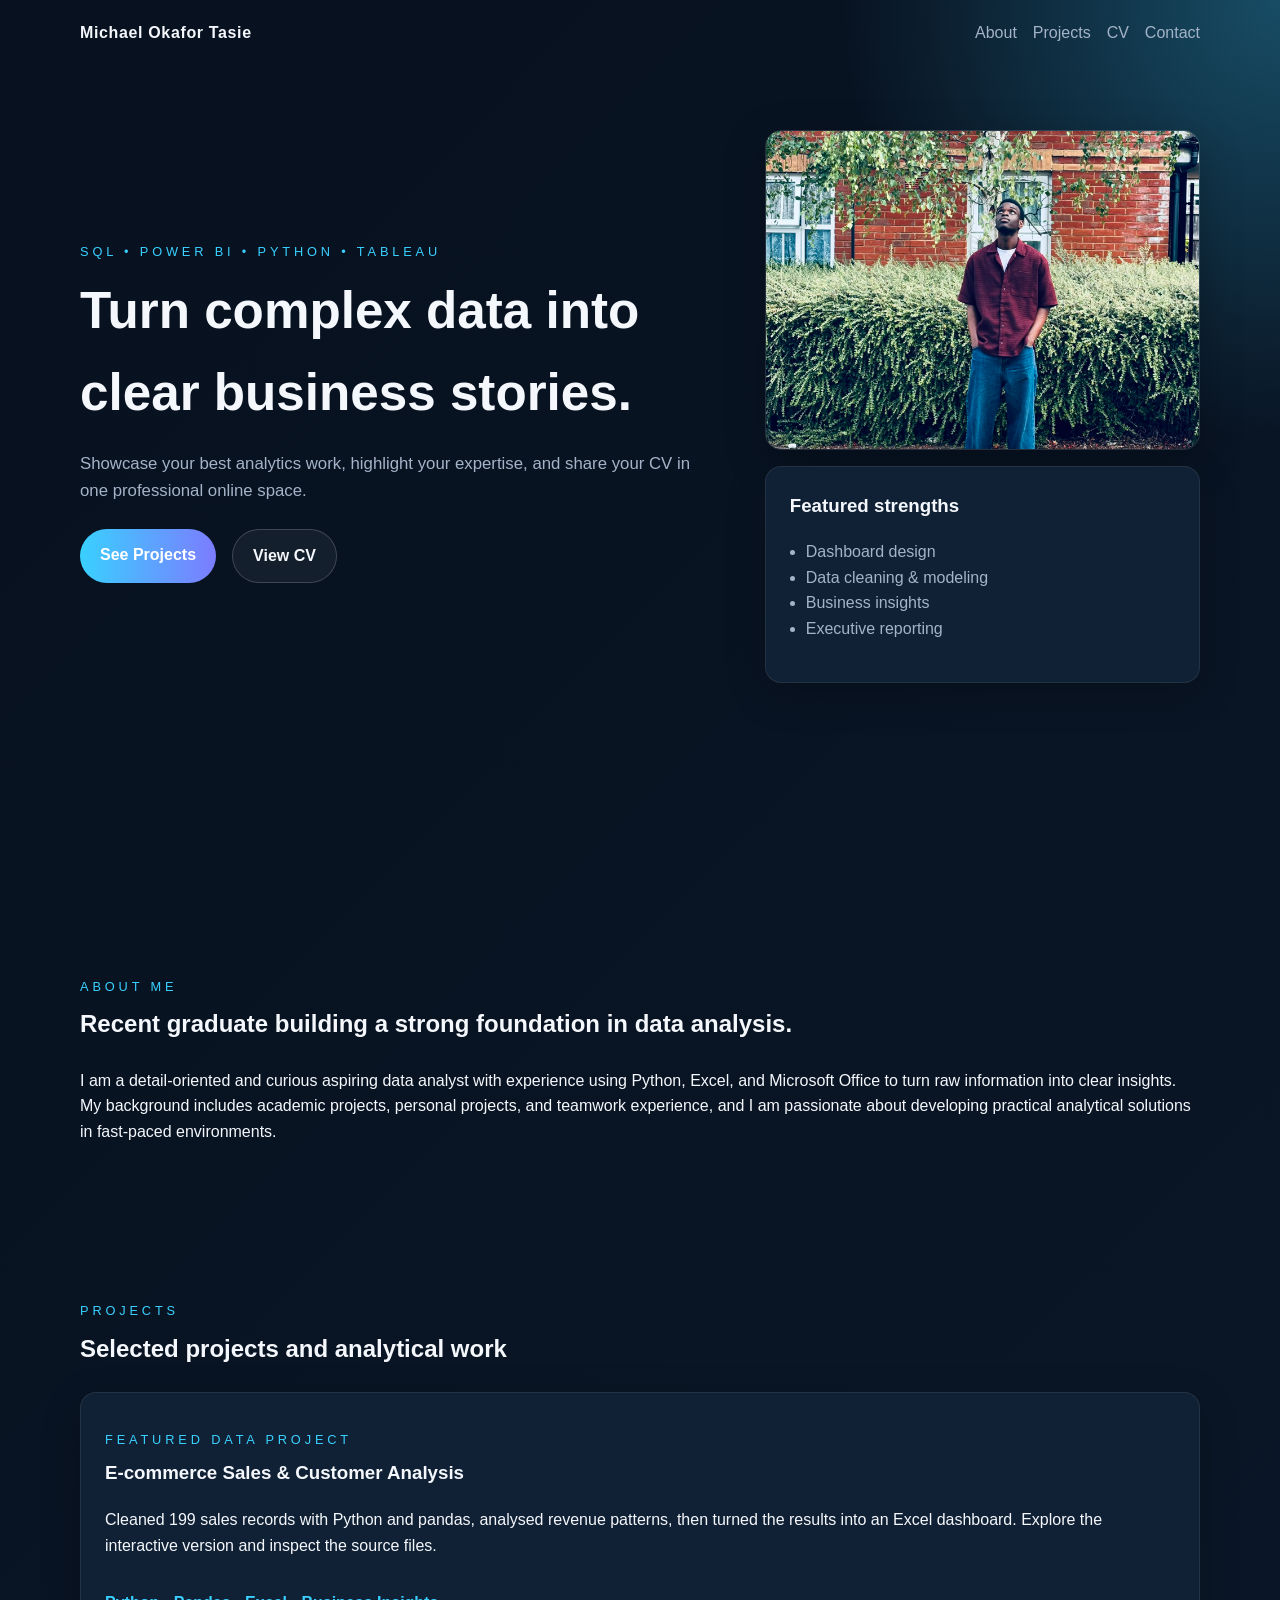
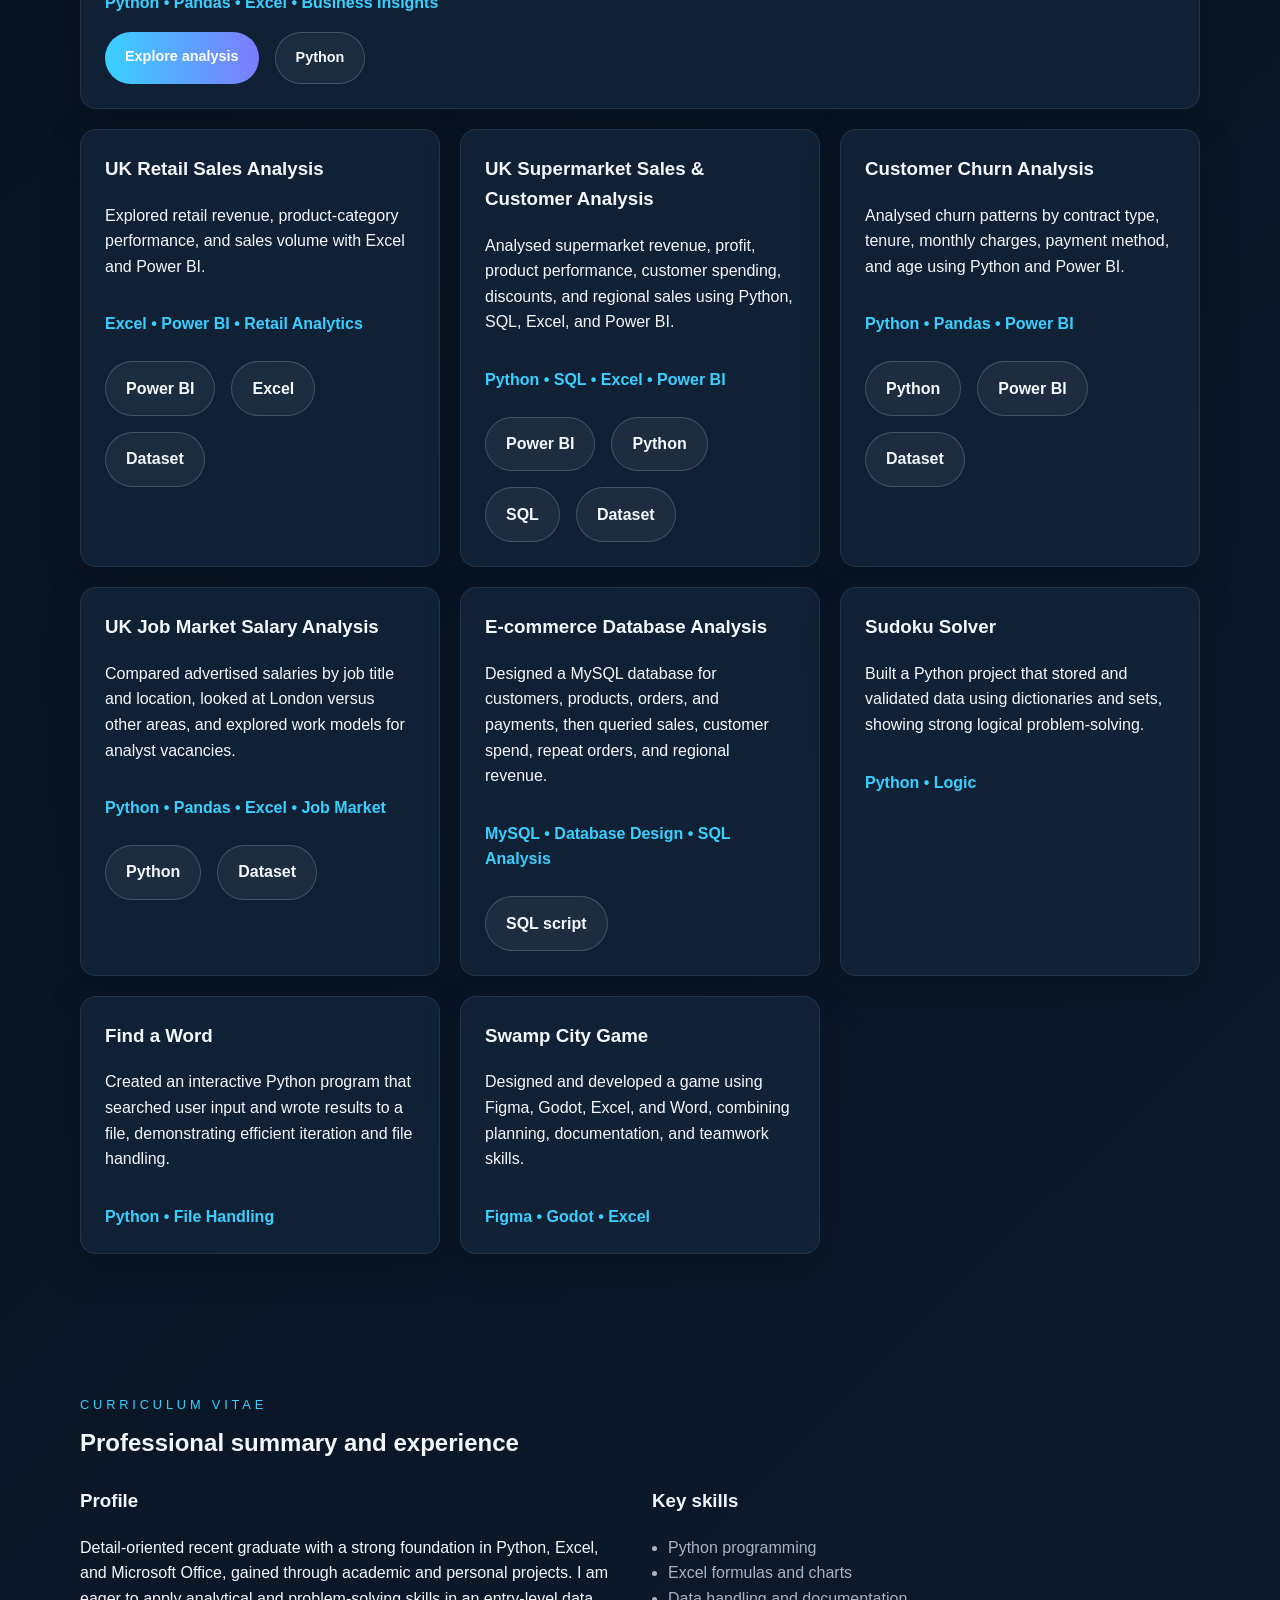
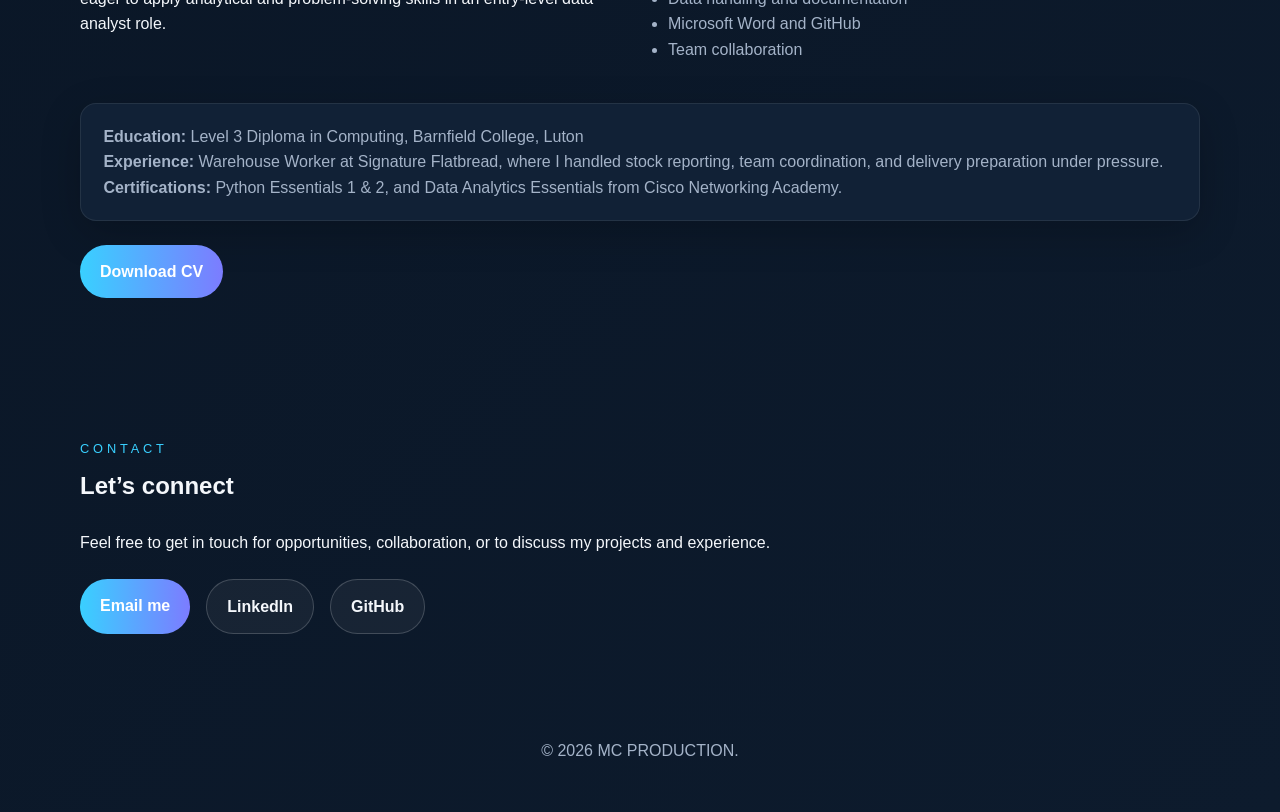
<file: index.html>
<!DOCTYPE html>
<html lang="en">
  <head>
    <meta charset="UTF-8" />
    <meta name="viewport" content="width=device-width, initial-scale=1.0" />
    <title>MC PRODUCTION</title>
    <meta
      name="description"
      content="A modern portfolio site for showcasing data analyst projects and your CV."
    />
    <link rel="stylesheet" href="styles.css" />
  </head>
  <body>
    <header class="hero">
      <nav class="nav container">
        <a class="brand" href="#top">Michael Okafor Tasie</a>
        <div class="nav-links">
          <a href="#about">About</a>
          <a href="#projects">Projects</a>
          <a href="#cv">CV</a>
          <a href="#contact">Contact</a>
        </div>
      </nav>

      <section class="hero-content container" id="top">
        <div>
          <p class="eyebrow">SQL • Power BI • Python • Tableau</p>
          <h1>Turn complex data into clear business stories.</h1>
          <p class="lead">
            Showcase your best analytics work, highlight your expertise, and share
            your CV in one professional online space.
          </p>
          <div class="actions">
            <a class="btn primary" href="#projects">See Projects</a>
            <a class="btn secondary" href="#cv">View CV</a>
          </div>
        </div>

        <div class="hero-visual">
          <img
            src="mybanner.jpeg"
            alt="Portrait of the data analyst"
          />
          <div class="hero-card">
            <h3>Featured strengths</h3>
            <ul>
              <li>Dashboard design</li>
              <li>Data cleaning & modeling</li>
              <li>Business insights</li>
              <li>Executive reporting</li>
            </ul>
          </div>
        </div>
      </section>
    </header>

    <main>
      <section class="section container" id="about">
        <div class="section-heading">
          <p class="eyebrow">About me</p>
          <h2>Recent graduate building a strong foundation in data analysis.</h2>
        </div>
        <p>
          I am a detail-oriented and curious aspiring data analyst with experience
          using Python, Excel, and Microsoft Office to turn raw information into
          clear insights. My background includes academic projects, personal
          projects, and teamwork experience, and I am passionate about developing
          practical analytical solutions in fast-paced environments.
        </p>
      </section>

      <section class="section container" id="projects">
        <div class="section-heading">
          <p class="eyebrow">Projects</p>
          <h2>Selected projects and analytical work</h2>
        </div>

        <div class="project-grid">
          <article class="card featured-project">
            <p class="eyebrow">Featured data project</p>
            <h3>E-commerce Sales & Customer Analysis</h3>
            <p>Cleaned 199 sales records with Python and pandas, analysed revenue patterns, then turned the results into an Excel dashboard. Explore the interactive version and inspect the source files.</p>
            <span>Python • Pandas • Excel • Business Insights</span>
            <div class="actions"><a class="btn primary" href="projects/ecommerce-sales-analysis/">Explore analysis</a><a class="btn secondary" href="projects/ecommerce-sales-analysis/analysis.py" download>Python</a></div>
          </article>
          <article class="card">
            <h3>UK Retail Sales Analysis</h3>
            <p>Explored retail revenue, product-category performance, and sales volume with Excel and Power BI.</p>
            <span>Excel • Power BI • Retail Analytics</span>
            <div class="actions">
              <a class="btn secondary" href="DATA%20PROJECTS/1.%20UK%20Retail%20Sales%20Analysis%20%E2%80%94%20Excel%20%2B%20Power%20BI/UK%20Retail%20Sales%20Analysis%20%E2%80%94%20Excel%20%2B%20Power%20BI.pbix" download>Power BI</a>
              <a class="btn secondary" href="DATA%20PROJECTS/1.%20UK%20Retail%20Sales%20Analysis%20%E2%80%94%20Excel%20%2B%20Power%20BI/UK%20Retail%20Sales%20Analysis%20%E2%80%94%20Excel%20%2B%20Power%20BI.xlsx" download>Excel</a>
              <a class="btn secondary" href="DATA%20PROJECTS/1.%20UK%20Retail%20Sales%20Analysis%20%E2%80%94%20Excel%20%2B%20Power%20BI/UK%20Retail%20Sales%20Analysis%20%E2%80%94%20Excel%20%2B%20Power%20BI%28Sheet2%29.csv" download>Dataset</a>
            </div>
          </article>
          <article class="card">
            <h3>UK Supermarket Sales & Customer Analysis</h3>
            <p>Analysed supermarket revenue, profit, product performance, customer spending, discounts, and regional sales using Python, SQL, Excel, and Power BI.</p>
            <span>Python • SQL • Excel • Power BI</span>
            <div class="actions">
              <a class="btn secondary" href="DATA%20PROJECTS/UK%20Supermarket%20Sales%20%26%20Customer%20Analysis/UK%20Supermarket%20Sales%20%26%20Customer%20Analysis.pbix" download>Power BI</a>
              <a class="btn secondary" href="DATA%20PROJECTS/UK%20Supermarket%20Sales%20%26%20Customer%20Analysis/retail_transactions_python.py" download>Python</a>
              <a class="btn secondary" href="DATA%20PROJECTS/UK%20Supermarket%20Sales%20%26%20Customer%20Analysis/UK%20Supermarket%20Sales%20%26%20Customer%20Analysis.sql" download>SQL</a>
              <a class="btn secondary" href="DATA%20PROJECTS/UK%20Supermarket%20Sales%20%26%20Customer%20Analysis/retail_transactions_cleaned.csv" download>Dataset</a>
            </div>
          </article>
          <article class="card">
            <h3>Customer Churn Analysis</h3>
            <p>Analysed churn patterns by contract type, tenure, monthly charges, payment method, and age using Python and Power BI.</p>
            <span>Python • Pandas • Power BI</span>
            <div class="actions">
              <a class="btn secondary" href="DATA%20PROJECTS/3.%20Customer%20Churn%20Analysis%20%E2%80%94%20Python%20%2B%20Power%20BI/3.%20Customer%20Churn%20Analysis%20%E2%80%94%20Python%20%2B%20Power%20BI.py" download>Python</a>
              <a class="btn secondary" href="DATA%20PROJECTS/3.%20Customer%20Churn%20Analysis%20%E2%80%94%20Python%20%2B%20Power%20BI/Customer%20Churn%20Analysis%20%E2%80%94%20Python%20%2B%20Power%20BI.pbix" download>Power BI</a>
              <a class="btn secondary" href="DATA%20PROJECTS/3.%20Customer%20Churn%20Analysis%20%E2%80%94%20Python%20%2B%20Power%20BI/customer_churn_dataset_10000_cleaned.csv" download>Dataset</a>
            </div>
          </article>
          <article class="card">
            <h3>UK Job Market Salary Analysis</h3>
            <p>Compared advertised salaries by job title and location, looked at London versus other areas, and explored work models for analyst vacancies.</p>
            <span>Python • Pandas • Excel • Job Market</span>
            <div class="actions">
              <a class="btn secondary" href="DATA%20PROJECTS/UK%20Job%20Market%20%20Salary%20Analysis%20%E2%80%94%20Python%20%2B%20Excel/job%20vacancies.py" download>Python</a>
              <a class="btn secondary" href="DATA%20PROJECTS/UK%20Job%20Market%20%20Salary%20Analysis%20%E2%80%94%20Python%20%2B%20Excel/job_vacancies.csv" download>Dataset</a>
            </div>
          </article>
          <article class="card">
            <h3>E-commerce Database Analysis</h3>
            <p>Designed a MySQL database for customers, products, orders, and payments, then queried sales, customer spend, repeat orders, and regional revenue.</p>
            <span>MySQL • Database Design • SQL Analysis</span>
            <div class="actions">
              <a class="btn secondary" href="DATA%20PROJECTS/E-commerce%20Database%20Analysis/MySql/updated%20scr.sql" download>SQL script</a>
            </div>
          </article>
          <article class="card">
            <h3>Sudoku Solver</h3>
            <p>
              Built a Python project that stored and validated data using
              dictionaries and sets, showing strong logical problem-solving.
            </p>
            <span>Python • Logic</span>
          </article>

          <article class="card">
            <h3>Find a Word</h3>
            <p>
              Created an interactive Python program that searched user input and
              wrote results to a file, demonstrating efficient iteration and file
              handling.
            </p>
            <span>Python • File Handling</span>
          </article>

          <article class="card">
            <h3>Swamp City Game</h3>
            <p>
              Designed and developed a game using Figma, Godot, Excel, and Word,
              combining planning, documentation, and teamwork skills.
            </p>
            <span>Figma • Godot • Excel</span>
          </article>
        </div>
      </section>

      <section class="section container" id="cv">
        <div class="section-heading">
          <p class="eyebrow">Curriculum Vitae</p>
          <h2>Professional summary and experience</h2>
        </div>

        <div class="cv-layout">
          <div>
            <h3>Profile</h3>
            <p>
              Detail-oriented recent graduate with a strong foundation in Python,
              Excel, and Microsoft Office, gained through academic and personal
              projects. I am eager to apply analytical and problem-solving skills
              in an entry-level data analyst role.
            </p>
          </div>
          <div>
            <h3>Key skills</h3>
            <ul class="skills-list">
              <li>Python programming</li>
              <li>Excel formulas and charts</li>
              <li>Data handling and documentation</li>
              <li>Microsoft Word and GitHub</li>
              <li>Team collaboration</li>
            </ul>
          </div>
        </div>

        <div class="cv-note">
          <strong>Education:</strong> Level 3 Diploma in Computing, Barnfield
          College, Luton<br />
          <strong>Experience:</strong> Warehouse Worker at Signature Flatbread,
          where I handled stock reporting, team coordination, and delivery
          preparation under pressure.<br />
          <strong>Certifications:</strong> Python Essentials 1 & 2, and Data
          Analytics Essentials from Cisco Networking Academy.
        </div>
        <div class="actions">
          <a class="btn primary" href="Michael%20Okafor%20Tasie%20--%20CV%20%28OG%29.pdf" download="Michael-Okafor-Tasie-CV.pdf">Download CV</a>
        </div>
      </section>

      <section class="section container" id="contact">
        <div class="section-heading">
          <p class="eyebrow">Contact</p>
          <h2>Let’s connect</h2>
        </div>
        <p>
          Feel free to get in touch for opportunities, collaboration, or to discuss
          my projects and experience.
        </p>
        <div class="actions">
          <a class="btn primary" href="mailto:eme.okaforMichael@gmail.com">Email me</a>
          <a class="btn secondary" href="https://www.linkedin.com/in/michael-tasie" target="_blank" rel="noopener noreferrer">LinkedIn</a>
          <a class="btn secondary" href="https://github.com/Michael-Okafor" target="_blank" rel="noopener noreferrer">GitHub</a>
        </div>
      </section>
    </main>

    <footer class="footer">
      <p>© <span id="year"></span> MC PRODUCTION.</p>
    </footer>

    <script src="script.js"></script>
  </body>
</html>
</file>
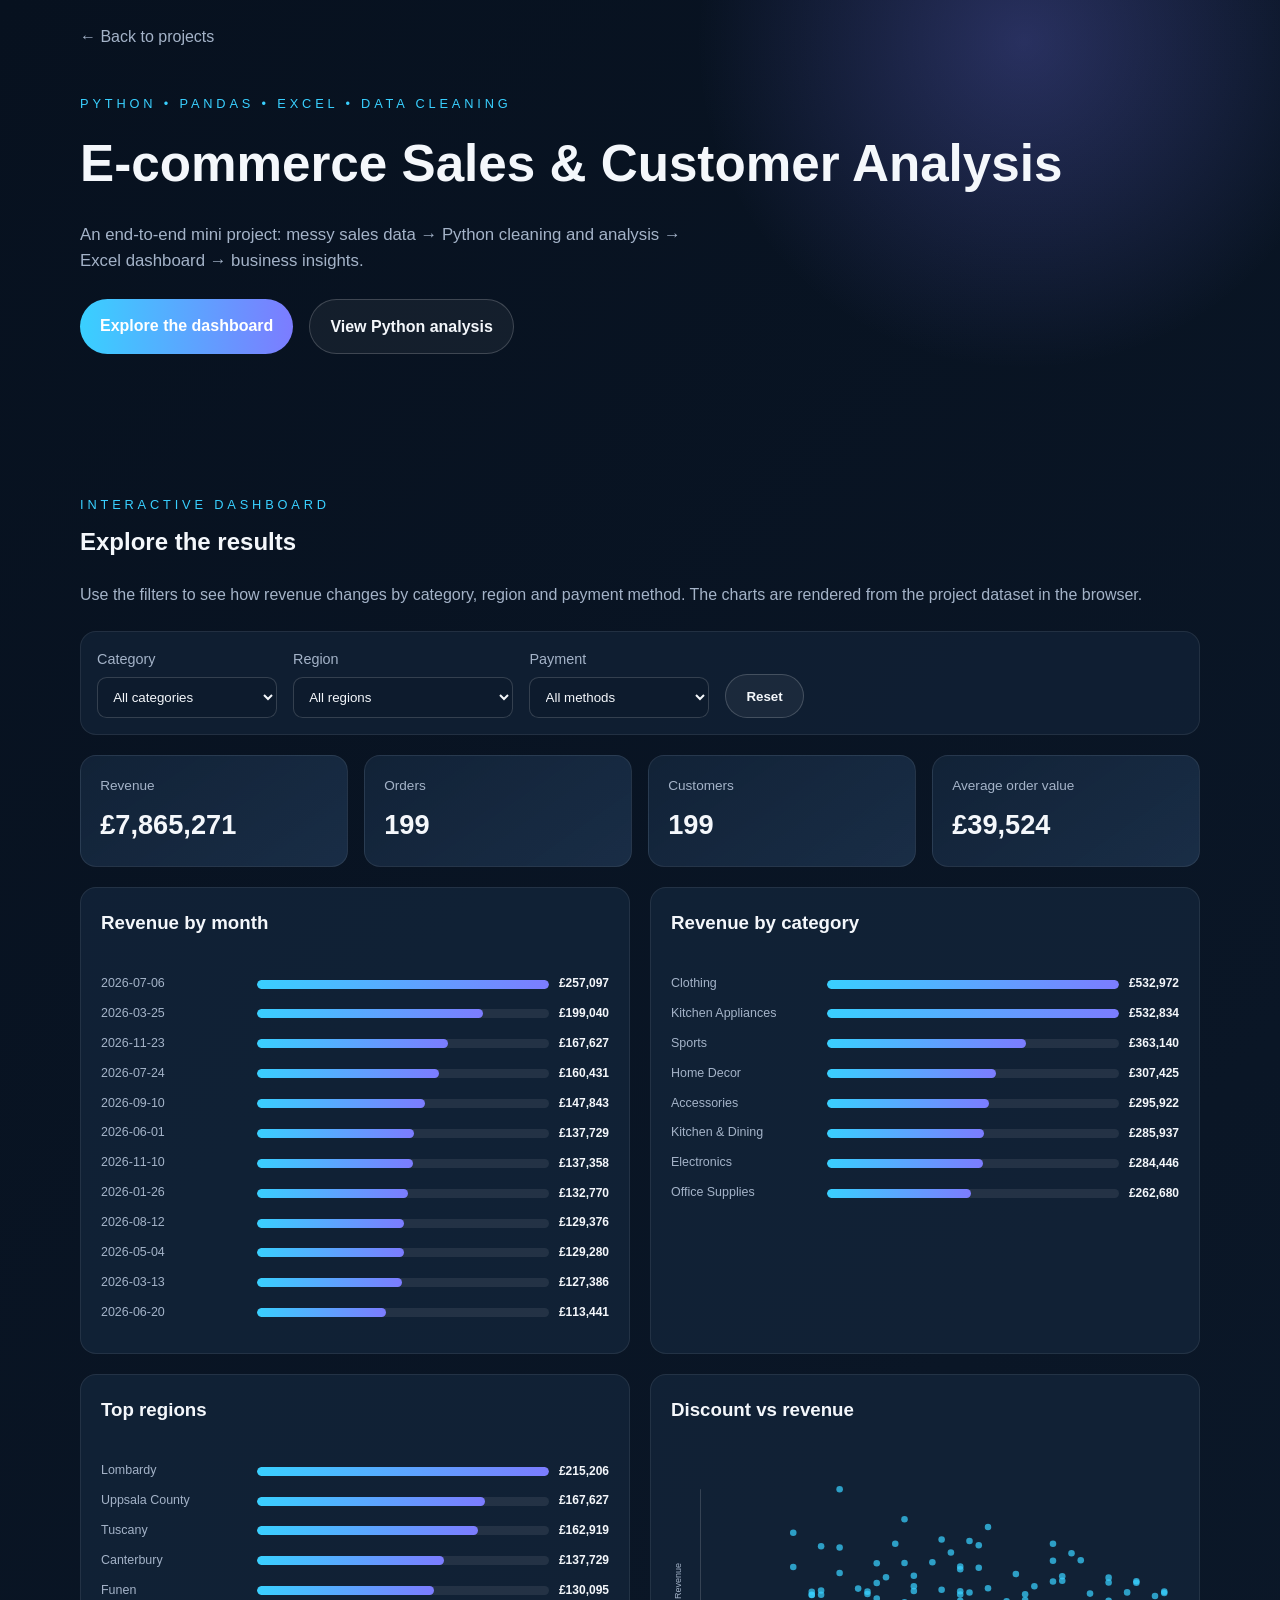
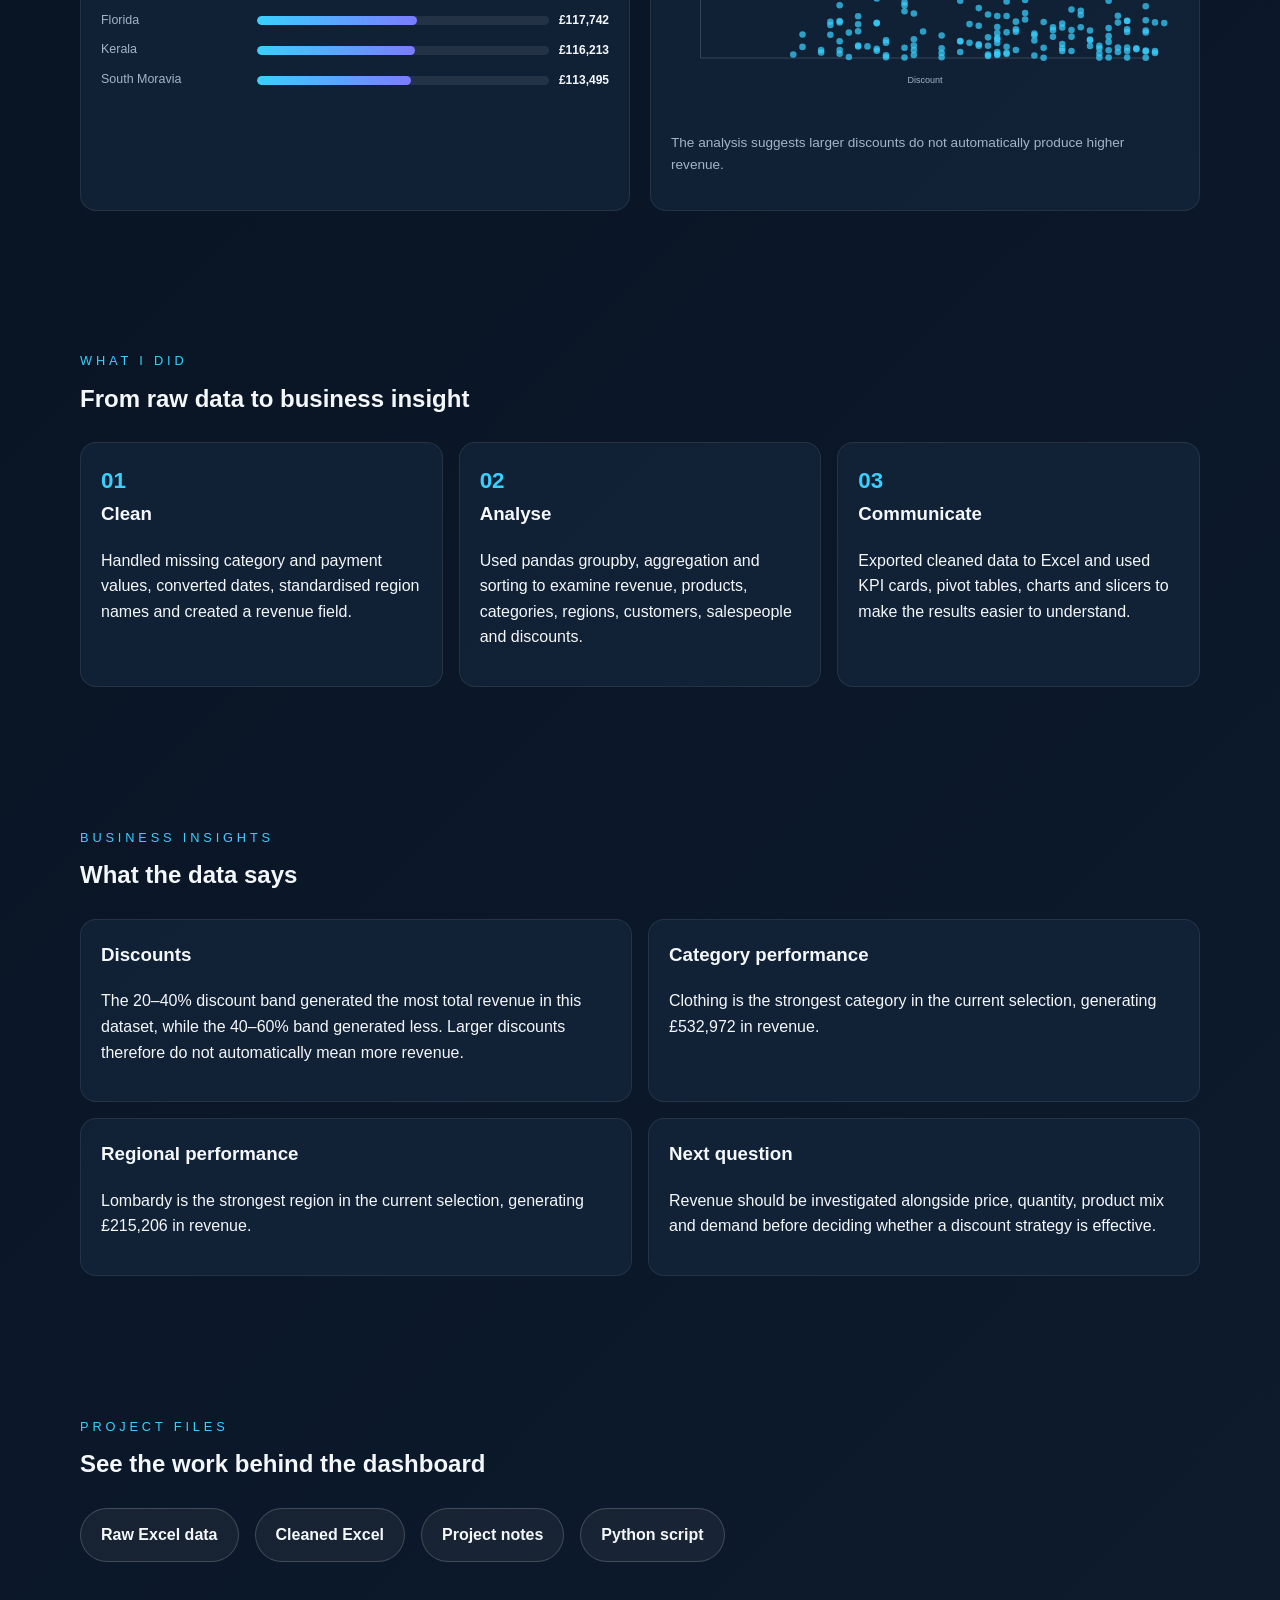
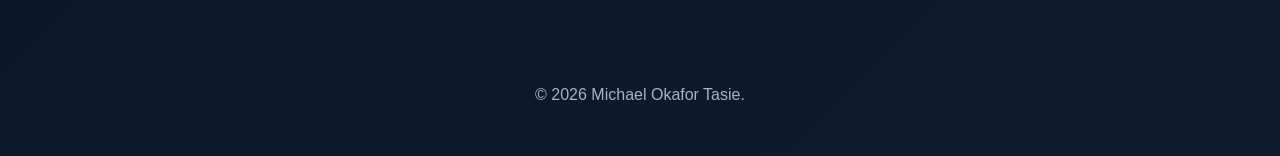
<file: projects/ecommerce-sales-analysis/index.html>
<!doctype html><html lang="en"><head><meta charset="utf-8"><meta name="viewport" content="width=device-width,initial-scale=1"><title>E-commerce Sales Analysis | Michael Okafor Tasie</title><meta name="description" content="Interactive Python and Excel e-commerce sales analysis by Michael Okafor Tasie."><link rel="stylesheet" href="../../styles.css"></head><body class="project-page"><header class="project-hero"><div class="container"><a class="back" href="../../index.html#projects">← Back to projects</a><p class="eyebrow">Python • Pandas • Excel • Data Cleaning</p><h1>E-commerce Sales & Customer Analysis</h1><p class="lead">An end-to-end mini project: messy sales data → Python cleaning and analysis → Excel dashboard → business insights.</p><div class="actions"><a class="btn primary" href="#dashboard">Explore the dashboard</a><a class="btn secondary" href="analysis.py" download>View Python analysis</a></div></div></header><main class="container"><section class="section" id="dashboard"><div class="section-heading"><p class="eyebrow">Interactive dashboard</p><h2>Explore the results</h2><p class="muted">Use the filters to see how revenue changes by category, region and payment method. The charts are rendered from the project dataset in the browser.</p></div><div class="filters"><label>Category<select id="categoryFilter"><option value="all">All categories</option></select></label><label>Region<select id="regionFilter"><option value="all">All regions</option></select></label><label>Payment<select id="paymentFilter"><option value="all">All methods</option></select></label><button id="resetFilters" class="btn secondary">Reset</button></div><div class="kpis"><div class="metric"><span>Revenue</span><strong id="kpiRevenue">—</strong></div><div class="metric"><span>Orders</span><strong id="kpiOrders">—</strong></div><div class="metric"><span>Customers</span><strong id="kpiCustomers">—</strong></div><div class="metric"><span>Average order value</span><strong id="kpiAov">—</strong></div></div><div class="chart-grid"><article class="chart-card"><h3>Revenue by month</h3><div id="monthlyChart" class="chart"></div></article><article class="chart-card"><h3>Revenue by category</h3><div id="categoryChart" class="chart"></div></article><article class="chart-card"><h3>Top regions</h3><div id="regionChart" class="chart"></div></article><article class="chart-card"><h3>Discount vs revenue</h3><div id="scatterChart" class="chart scatter"></div><p class="chart-note">The analysis suggests larger discounts do not automatically produce higher revenue.</p></article></div></section><section class="section"><div class="section-heading"><p class="eyebrow">What I did</p><h2>From raw data to business insight</h2></div><div class="steps"><article><b>01</b><h3>Clean</h3><p>Handled missing category and payment values, converted dates, standardised region names and created a revenue field.</p></article><article><b>02</b><h3>Analyse</h3><p>Used pandas groupby, aggregation and sorting to examine revenue, products, categories, regions, customers, salespeople and discounts.</p></article><article><b>03</b><h3>Communicate</h3><p>Exported cleaned data to Excel and used KPI cards, pivot tables, charts and slicers to make the results easier to understand.</p></article></div></section><section class="section insights"><div class="section-heading"><p class="eyebrow">Business insights</p><h2>What the data says</h2></div><div class="insight-grid"><article><h3>Discounts</h3><p>The 20–40% discount band generated the most total revenue in this dataset, while the 40–60% band generated less. Larger discounts therefore do not automatically mean more revenue.</p></article><article><h3>Category performance</h3><p id="categoryInsight">—</p></article><article><h3>Regional performance</h3><p id="regionInsight">—</p></article><article><h3>Next question</h3><p>Revenue should be investigated alongside price, quantity, product mix and demand before deciding whether a discount strategy is effective.</p></article></div></section><section class="section downloads"><div class="section-heading"><p class="eyebrow">Project files</p><h2>See the work behind the dashboard</h2></div><div class="actions"><a class="btn secondary" href="sales_data.xlsx" download>Raw Excel data</a><a class="btn secondary" href="cleaned_sales_data.xlsx" download>Cleaned Excel</a><a class="btn secondary" href="project-notes.docx" download>Project notes</a><a class="btn secondary" href="analysis.py" download>Python script</a></div></section></main><footer class="footer"><p>© <span id="year"></span> Michael Okafor Tasie.</p></footer><script src="data.js"></script><script src="app.js"></script></body></html>
</file>
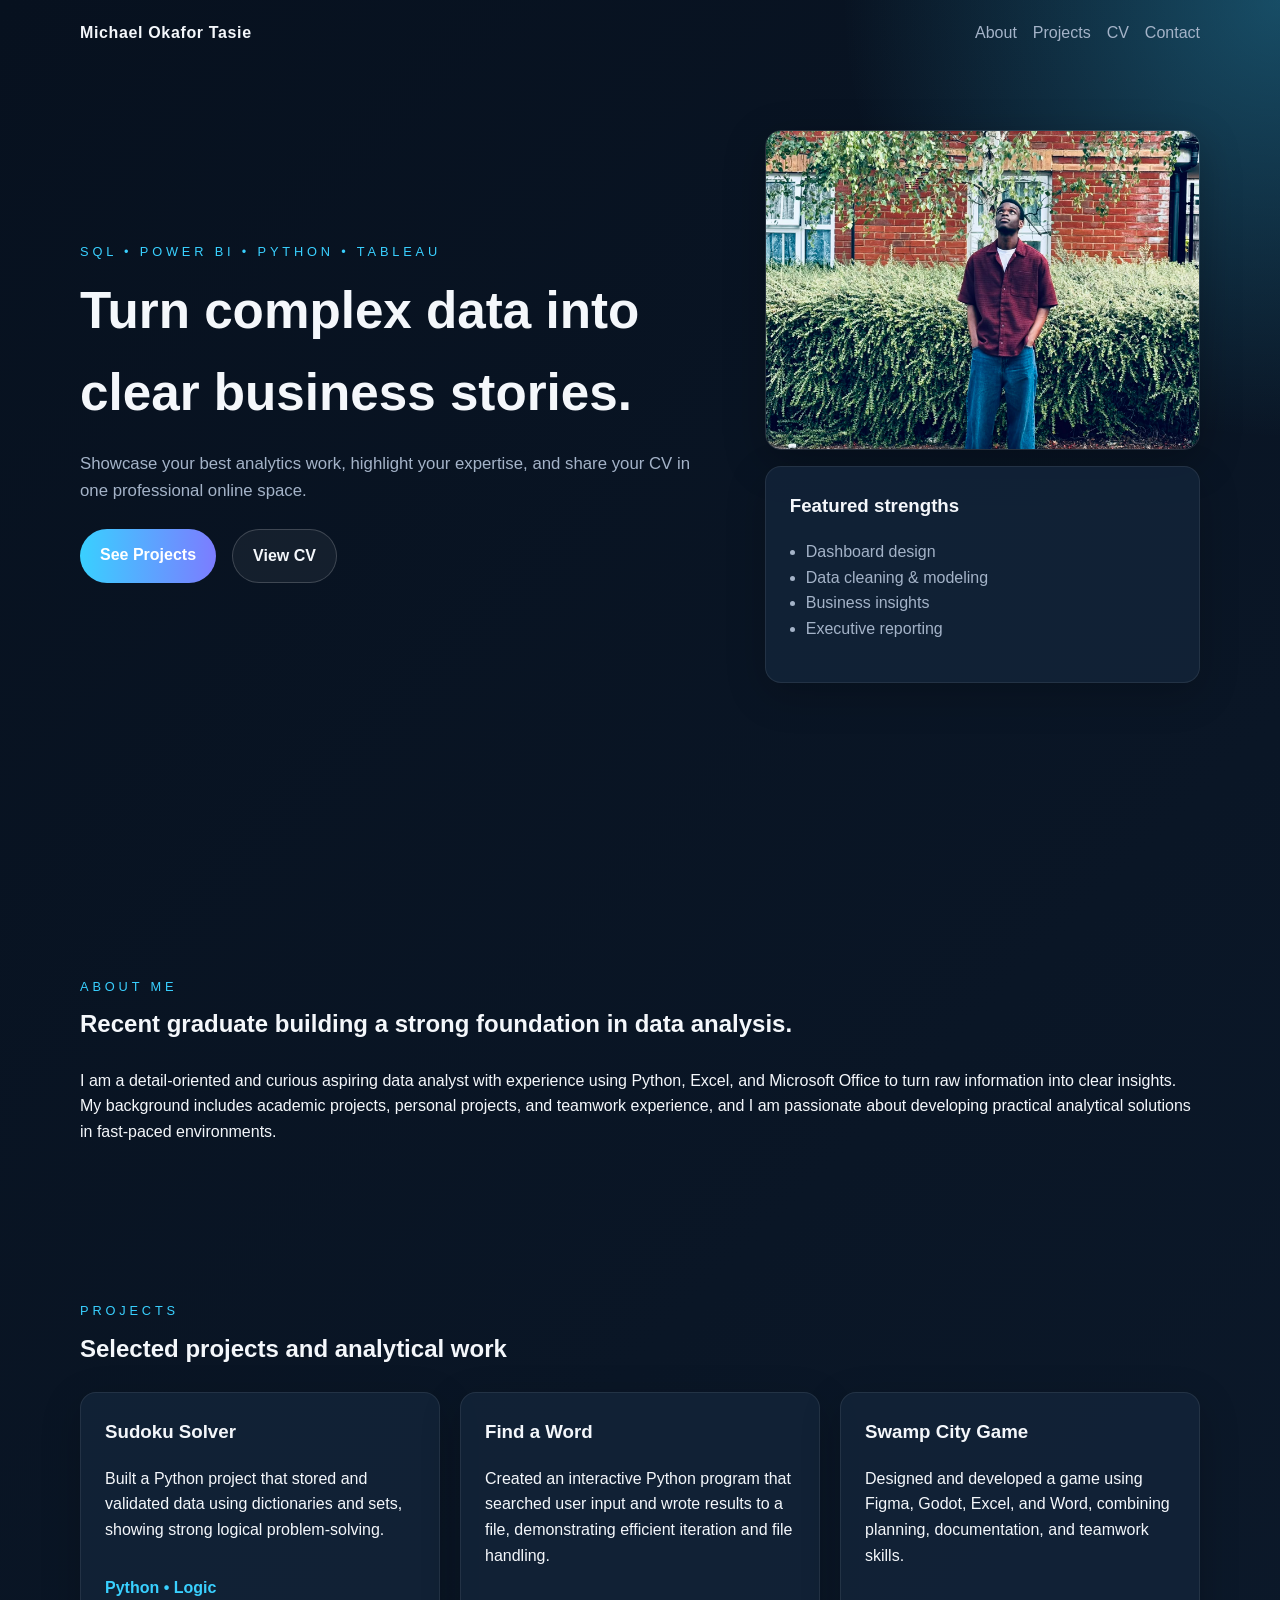
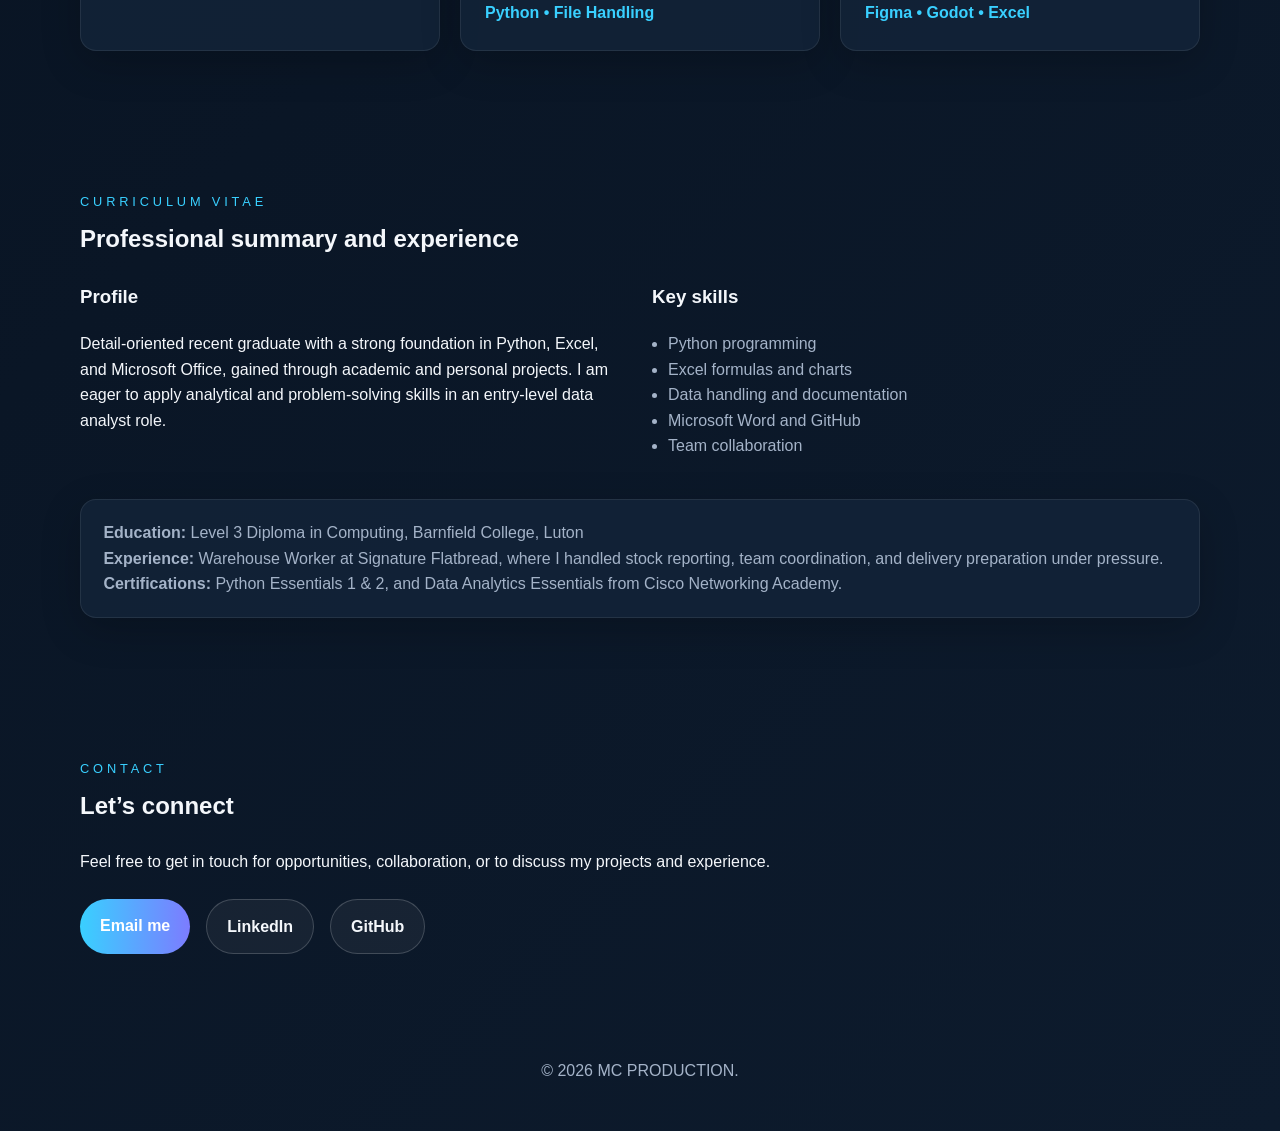
<file: Home.html>
<!DOCTYPE html>
<html lang="en">
  <head>
    <meta charset="UTF-8" />
    <meta name="viewport" content="width=device-width, initial-scale=1.0" />
    <title>MC PRODUCTION</title>
    <meta
      name="description"
      content="A modern portfolio site for showcasing data analyst projects and your CV."
    />
    <link rel="stylesheet" href="styles.css" />
  </head>
  <body>
    <header class="hero">
      <nav class="nav container">
        <a class="brand" href="#top">Michael Okafor Tasie</a>
        <div class="nav-links">
          <a href="#about">About</a>
          <a href="#projects">Projects</a>
          <a href="#cv">CV</a>
          <a href="#contact">Contact</a>
        </div>
      </nav>

      <section class="hero-content container" id="top">
        <div>
          <p class="eyebrow">SQL • Power BI • Python • Tableau</p>
          <h1>Turn complex data into clear business stories.</h1>
          <p class="lead">
            Showcase your best analytics work, highlight your expertise, and share
            your CV in one professional online space.
          </p>
          <div class="actions">
            <a class="btn primary" href="#projects">See Projects</a>
            <a class="btn secondary" href="#cv">View CV</a>
          </div>
        </div>

        <div class="hero-visual">
          <img
            src="mybanner.jpeg"
            alt="Portrait of the data analyst"
          />
          <div class="hero-card">
            <h3>Featured strengths</h3>
            <ul>
              <li>Dashboard design</li>
              <li>Data cleaning & modeling</li>
              <li>Business insights</li>
              <li>Executive reporting</li>
            </ul>
          </div>
        </div>
      </section>
    </header>

    <main>
      <section class="section container" id="about">
        <div class="section-heading">
          <p class="eyebrow">About me</p>
          <h2>Recent graduate building a strong foundation in data analysis.</h2>
        </div>
        <p>
          I am a detail-oriented and curious aspiring data analyst with experience
          using Python, Excel, and Microsoft Office to turn raw information into
          clear insights. My background includes academic projects, personal
          projects, and teamwork experience, and I am passionate about developing
          practical analytical solutions in fast-paced environments.
        </p>
      </section>

      <section class="section container" id="projects">
        <div class="section-heading">
          <p class="eyebrow">Projects</p>
          <h2>Selected projects and analytical work</h2>
        </div>

        <div class="project-grid">
          <article class="card">
            <h3>Sudoku Solver</h3>
            <p>
              Built a Python project that stored and validated data using
              dictionaries and sets, showing strong logical problem-solving.
            </p>
            <span>Python • Logic</span>
          </article>

          <article class="card">
            <h3>Find a Word</h3>
            <p>
              Created an interactive Python program that searched user input and
              wrote results to a file, demonstrating efficient iteration and file
              handling.
            </p>
            <span>Python • File Handling</span>
          </article>

          <article class="card">
            <h3>Swamp City Game</h3>
            <p>
              Designed and developed a game using Figma, Godot, Excel, and Word,
              combining planning, documentation, and teamwork skills.
            </p>
            <span>Figma • Godot • Excel</span>
          </article>
        </div>
      </section>

      <section class="section container" id="cv">
        <div class="section-heading">
          <p class="eyebrow">Curriculum Vitae</p>
          <h2>Professional summary and experience</h2>
        </div>

        <div class="cv-layout">
          <div>
            <h3>Profile</h3>
            <p>
              Detail-oriented recent graduate with a strong foundation in Python,
              Excel, and Microsoft Office, gained through academic and personal
              projects. I am eager to apply analytical and problem-solving skills
              in an entry-level data analyst role.
            </p>
          </div>
          <div>
            <h3>Key skills</h3>
            <ul class="skills-list">
              <li>Python programming</li>
              <li>Excel formulas and charts</li>
              <li>Data handling and documentation</li>
              <li>Microsoft Word and GitHub</li>
              <li>Team collaboration</li>
            </ul>
          </div>
        </div>

        <div class="cv-note">
          <strong>Education:</strong> Level 3 Diploma in Computing, Barnfield
          College, Luton<br />
          <strong>Experience:</strong> Warehouse Worker at Signature Flatbread,
          where I handled stock reporting, team coordination, and delivery
          preparation under pressure.<br />
          <strong>Certifications:</strong> Python Essentials 1 & 2, and Data
          Analytics Essentials from Cisco Networking Academy.
        </div>
      </section>

      <section class="section container" id="contact">
        <div class="section-heading">
          <p class="eyebrow">Contact</p>
          <h2>Let’s connect</h2>
        </div>
        <p>
          Feel free to get in touch for opportunities, collaboration, or to discuss
          my projects and experience.
        </p>
        <div class="actions">
          <a class="btn primary" href="mailto:eme.okaforMichael@gmail.com">Email me</a>
          <a class="btn secondary" href="https://www.linkedin.com/in/michael-tasie" target="_blank" rel="noopener noreferrer">LinkedIn</a>
          <a class="btn secondary" href="https://github.com/gamathon340" target="_blank" rel="noopener noreferrer">GitHub</a>
        </div>
      </section>
    </main>

    <footer class="footer">
      <p>© <span id="year"></span> MC PRODUCTION.</p>
    </footer>

    <script src="script.js"></script>
  </body>
</html>
</file>
<file: styles.css>
:root {
  --bg: #07111f;
  --surface: #122338;
  --surface-2: #1f3652;
  --text: #f4f7fb;
  --muted: #a4b3c8;
  --accent: #39d0ff;
  --accent-2: #7c7cff;
}

* {
  box-sizing: border-box;
}

html {
  scroll-behavior: smooth;
}

@media (prefers-reduced-motion: reduce) {
  html {
    scroll-behavior: auto;
  }
}

body {
  margin: 0;
  font-family: "Segoe UI", Tahoma, Geneva, Verdana, sans-serif;
  background: linear-gradient(135deg, var(--bg), #0d1b2d);
  color: var(--text);
  line-height: 1.6;
}

img {
  max-width: 100%;
}

.container {
  width: min(1120px, calc(100% - 2rem));
  margin: 0 auto;
}

.hero {
  min-height: 100vh;
  background: radial-gradient(circle at top right, rgba(57, 208, 255, 0.3), transparent 28%);
}

.nav {
  display: flex;
  justify-content: space-between;
  align-items: center;
  padding: 1.25rem 0;
}

.brand {
  color: var(--text);
  font-weight: 700;
  text-decoration: none;
  letter-spacing: 0.04em;
}

.nav-links {
  display: flex;
  gap: 1rem;
}

.nav-links a {
  color: var(--muted);
  text-decoration: none;
}

.nav-links a:hover {
  color: var(--text);
}

.hero-content {
  display: grid;
  grid-template-columns: 1.2fr 0.8fr;
  gap: 2rem;
  align-items: center;
  padding: 4rem 0 5rem;
}

.eyebrow {
  text-transform: uppercase;
  letter-spacing: 0.3em;
  font-size: 0.8rem;
  color: var(--accent);
  margin-bottom: 0.5rem;
}

h1,
h2,
h3 {
  margin-top: 0;
}

h1 {
  font-size: clamp(2rem, 4vw, 3.4rem);
  margin-bottom: 1rem;
}

.lead {
  font-size: 1.05rem;
  color: var(--muted);
  max-width: 640px;
}

.actions {
  display: flex;
  flex-wrap: wrap;
  gap: 1rem;
  margin-top: 1.5rem;
}

.btn {
  display: inline-block;
  padding: 0.85rem 1.25rem;
  border-radius: 999px;
  text-decoration: none;
  font-weight: 600;
}

.btn.primary {
  background: linear-gradient(90deg, var(--accent), var(--accent-2));
  color: white;
}

.btn.secondary {
  border: 1px solid rgba(255, 255, 255, 0.18);
  color: var(--text);
  background: rgba(255, 255, 255, 0.05);
}

.hero-card,
.card,
.cv-note {
  background: rgba(18, 35, 56, 0.9);
  border: 1px solid rgba(255, 255, 255, 0.08);
  border-radius: 1rem;
  box-shadow: 0 12px 40px rgba(0, 0, 0, 0.2);
}

.hero-visual {
  display: flex;
  flex-direction: column;
  gap: 1rem;
}

.hero-visual img {
  width: 100%;
  height: 320px;
  object-fit: cover;
  border-radius: 1rem;
  border: 1px solid rgba(255, 255, 255, 0.12);
  box-shadow: 0 12px 40px rgba(0, 0, 0, 0.25);
}

.hero-card {
  padding: 1.5rem;
}

.hero-card ul {
  padding-left: 1rem;
  color: var(--muted);
}

.section {
  padding: 4rem 0;
}

.section-heading {
  margin-bottom: 1.5rem;
}

.project-grid {
  display: grid;
  gap: 1.25rem;
  grid-template-columns: repeat(3, minmax(0, 1fr));
}

.card {
  padding: 1.5rem;
}

.card span {
  display: inline-block;
  margin-top: 1rem;
  color: var(--accent);
  font-weight: 600;
}

.cv-layout {
  display: grid;
  grid-template-columns: repeat(2, minmax(0, 1fr));
  gap: 1.5rem;
  margin-bottom: 1.5rem;
}

.skills-list {
  padding-left: 1rem;
  color: var(--muted);
}

.cv-note {
  padding: 1.25rem 1.4rem;
  color: var(--muted);
}

.footer {
  text-align: center;
  padding: 1.5rem 0 2rem;
  color: var(--muted);
}

@media (max-width: 800px) {
  .hero-content,
  .project-grid,
  .cv-layout {
    grid-template-columns: 1fr;
  }

  .nav {
    flex-direction: column;
    gap: 0.8rem;
  }
}

.muted{color:var(--muted)}
.project-hero{padding:1.5rem 0 4rem;background:radial-gradient(circle at 80% 10%,rgba(124,124,255,.28),transparent 30%)}
.back{color:var(--muted);text-decoration:none;display:inline-block;margin-bottom:2rem}.back:hover{color:var(--text)}
.filters{display:flex;flex-wrap:wrap;gap:1rem;align-items:end;background:rgba(18,35,56,.72);padding:1rem;border:1px solid rgba(255,255,255,.08);border-radius:1rem;margin-bottom:1.25rem}.filters label{display:grid;gap:.35rem;color:var(--muted);font-size:.9rem;min-width:180px}.filters select{background:#0d1b2d;color:var(--text);border:1px solid rgba(255,255,255,.16);padding:.7rem;border-radius:.6rem}.kpis{display:grid;grid-template-columns:repeat(4,1fr);gap:1rem;margin-bottom:1.25rem}.metric{padding:1.2rem;background:linear-gradient(145deg,rgba(18,35,56,.96),rgba(31,54,82,.75));border:1px solid rgba(255,255,255,.08);border-radius:1rem}.metric span{display:block;color:var(--muted);font-size:.85rem}.metric strong{font-size:1.7rem;display:block;margin-top:.35rem}.chart-grid{display:grid;grid-template-columns:repeat(2,minmax(0,1fr));gap:1.25rem}.chart-card,.insight-grid article,.steps article{background:rgba(18,35,56,.9);border:1px solid rgba(255,255,255,.08);border-radius:1rem;padding:1.25rem}.chart{min-height:260px;padding-top:.5rem}.bar-row{display:grid;grid-template-columns:minmax(90px,1fr) 2fr auto;gap:.6rem;align-items:center;margin:.62rem 0;font-size:.78rem}.bar-row>span{overflow:hidden;text-overflow:ellipsis;white-space:nowrap;color:var(--muted)}.bar-row>div{height:9px;background:rgba(255,255,255,.08);border-radius:99px;overflow:hidden}.bar-row i{display:block;height:100%;background:linear-gradient(90deg,var(--accent),var(--accent-2));border-radius:inherit}.bar-row b{font-size:.75rem}.scatter svg{width:100%;height:260px}.scatter line{stroke:rgba(255,255,255,.2)}.scatter text{fill:var(--muted);font-size:11px}.scatter circle{fill:var(--accent);opacity:.72}.chart-note{color:var(--muted);font-size:.85rem}.steps,.insight-grid{display:grid;grid-template-columns:repeat(3,1fr);gap:1rem}.steps article b{color:var(--accent);font-size:1.4rem}.insight-grid{grid-template-columns:repeat(2,1fr)}.downloads{padding-bottom:5rem}
@media(max-width:800px){.kpis,.chart-grid,.steps,.insight-grid{grid-template-columns:1fr 1fr}.filters label{min-width:140px}.bar-row{grid-template-columns:90px 1fr auto}}
@media(max-width:520px){.kpis,.chart-grid,.steps,.insight-grid{grid-template-columns:1fr}.filters{align-items:stretch}.filters label{min-width:100%}.filters .btn{width:100%}.metric strong{font-size:1.45rem}}

.featured-project{grid-column:1/-1}.featured-project .actions{margin-top:1rem}.featured-project .btn{font-size:.9rem}
</file>
